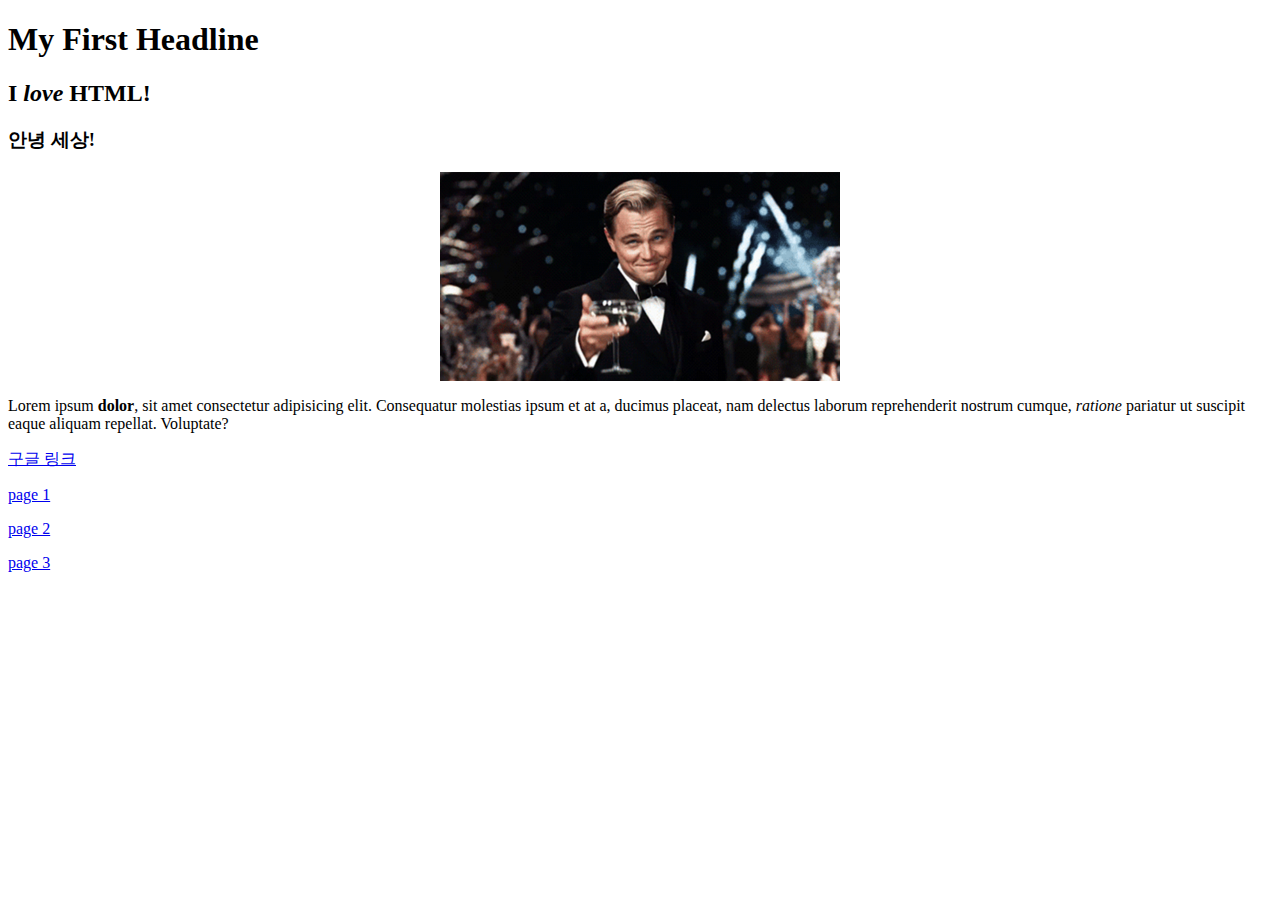
<file: 1. intro/index.html>
<!DOCTYPE html>

<html>
  <head>
    <title>My First Website</title>
    <meta charset="utf-8">
    <style>
      img {
        display: block;
        margin-left: auto;
        margin-right: auto;
      }
    </style>
  </head>

  <body>
    <h1>My <strong>First</strong> Headline</h1>
    <h2>I <i>love</i> HTML!</h2>
    <h3>안녕 세상!</h3>

    <img src="image/leonardo.jpg" width="400px">

    <p>Lorem ipsum <b>dolor</b>, sit amet consectetur adipisicing elit. 
      Consequatur molestias ipsum et at a, ducimus placeat, 
      nam delectus laborum reprehenderit nostrum cumque, 
      <i>ratione</i> pariatur ut suscipit eaque aliquam repellat. Voluptate?</p>
    
    <p><a href="https://www.google.com" target="_blank">구글 링크</a></p>
    <p><a href="folder1/page1.html">page 1</a></p>
    <p><a href="folder1/folder2/page2.html">page 2</a></p>
    <p><a href="folder1/folder2/page3.html">page 3</a></p>
  </body>
</html>
</file>
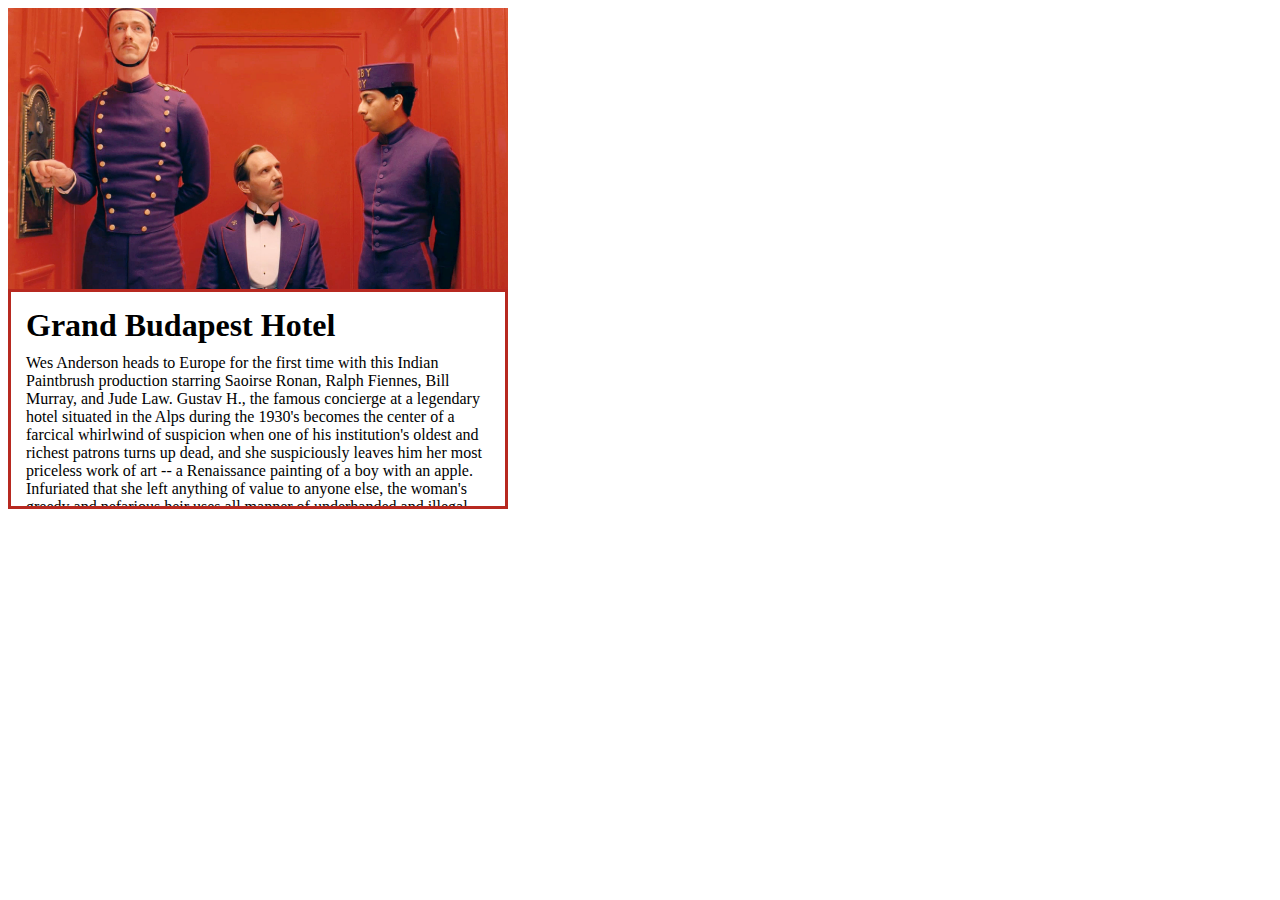
<file: 4.1 Grand Budapest Hotel/index.html>
<!DOCTYPE html>
<html>
<head>
  <title>Overflow</title>
  <meta charset="utf-8">
  <link rel="stylesheet" href="css/styles.css">
</head>
    
<body>
  <div class="container">
    <img src="images/grand_budapest_hotel.jpg">
    <div class="info">
      <h1>Grand Budapest Hotel</h1>
      <p>Wes Anderson heads to Europe for the first time with this Indian Paintbrush production starring Saoirse Ronan, Ralph Fiennes, Bill Murray, and Jude Law. Gustav H., the famous concierge at a legendary hotel situated in the Alps during the 1930's becomes the center of a farcical whirlwind of suspicion when one of his institution's oldest and richest patrons turns up dead, and she suspiciously leaves him her most priceless work of art -- a Renaissance painting of a boy with an apple. Infuriated that she left anything of value to anyone else, the woman's greedy and nefarious heir uses all manner of underhanded and illegal tactics to pin her death on Gustav and to silence anyone who questions his objective of inheriting every penny of her estate, leaving Gustav's trusted lobby boy Zero to clear Gustav's name and prove that the grand lady's killer is none other than her own son. ~ Jeremy Wheeler, Rovi</p>
    </div>
  </div>
</body>
</html>
</file>
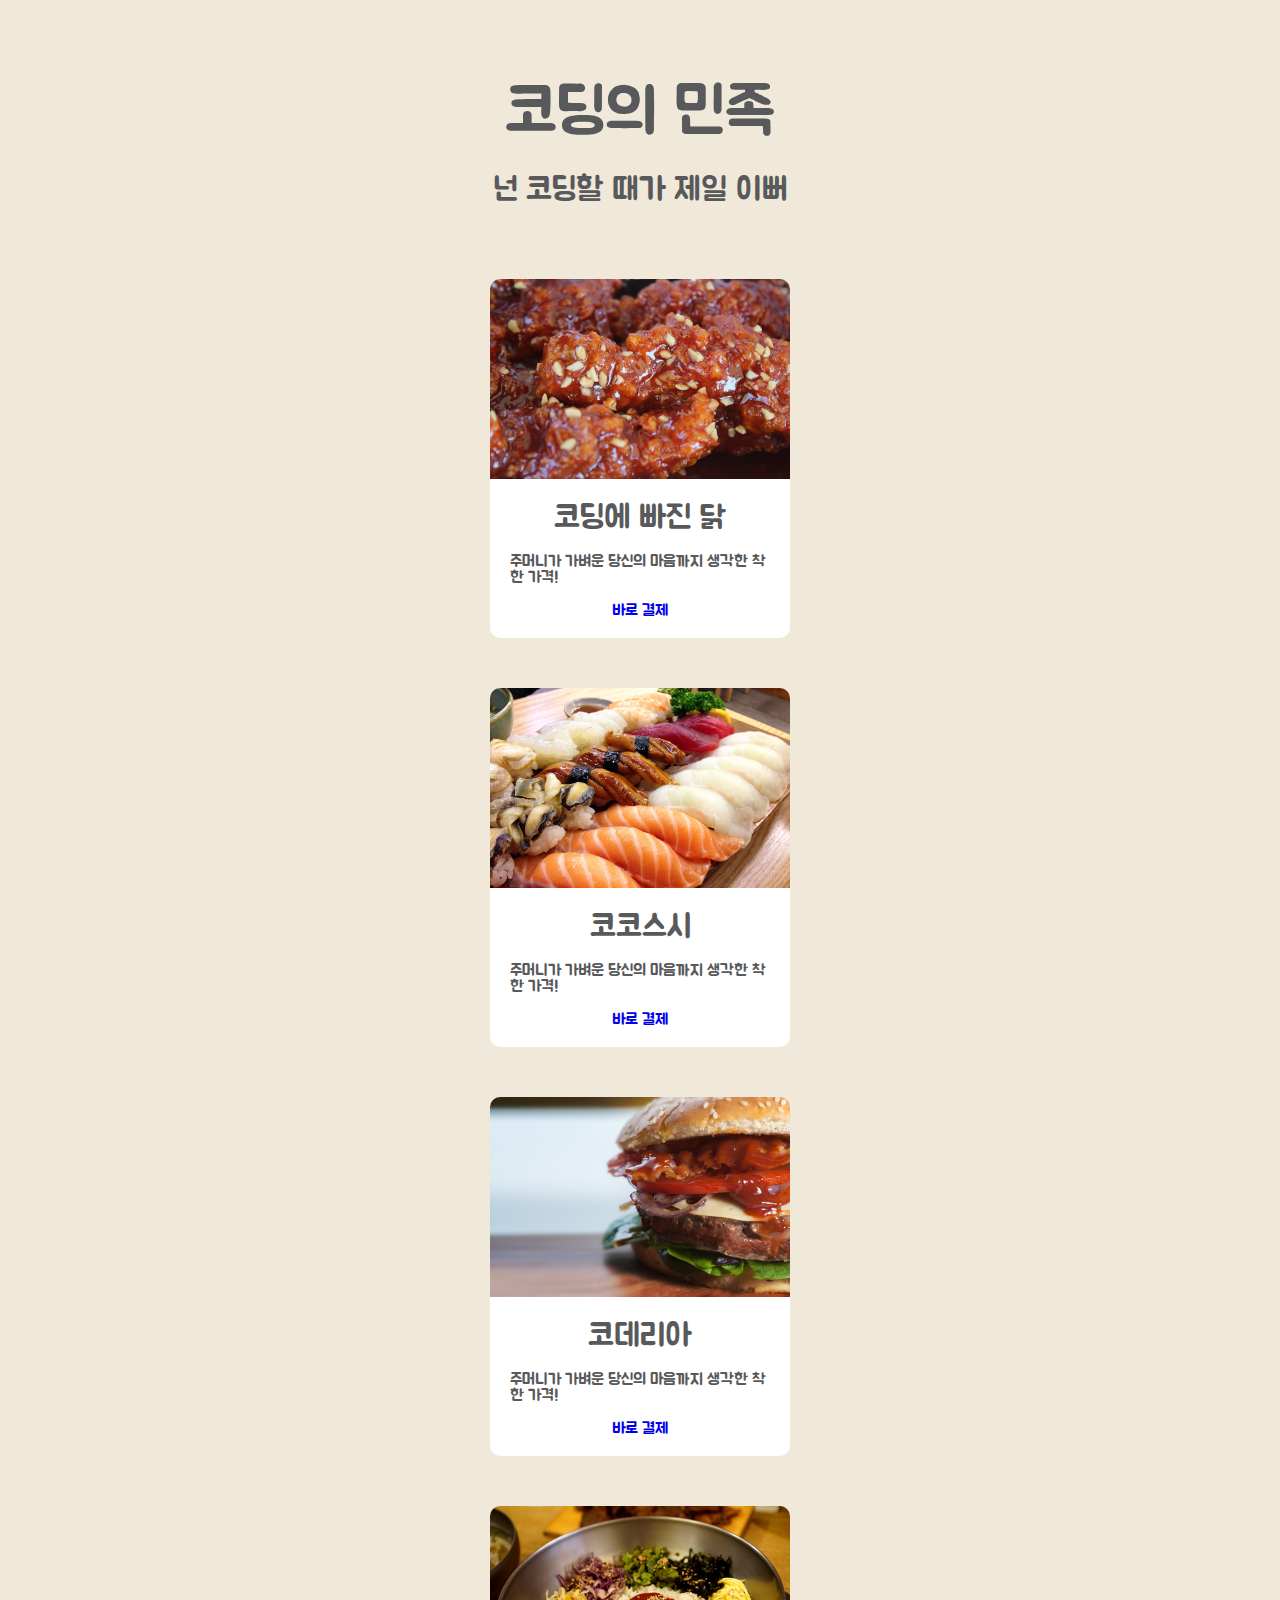
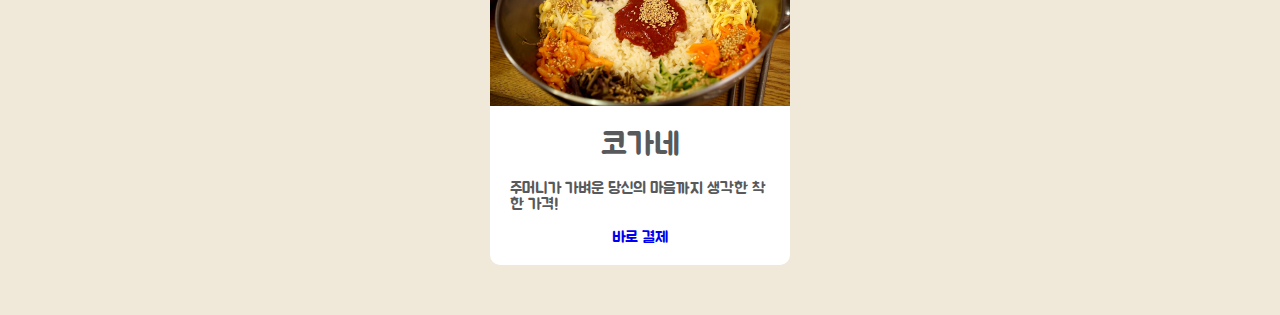
<file: 4.4 Coding People/index.html>
<!DOCTYPE html>
<html>
<head>
  <title>코딩의 민족</title>
  <meta charset="utf-8">
  <link rel="stylesheet" href="css/styles.css">
</head>
<body>
  <div class="headline">
    <h1>코딩의 민족</h1>
    <h2>넌 코딩할 때가 제일 이뻐</h2>
  </div>
  <div class="menu" id="chicken">
    <div class="frame">
      <img src="images/chicken.jpg">
    </div>
    <div class="contents">
      <h2>코딩에 빠진 닭</h2>
      <p>주머니가 가벼운 당신의 마음까지 생각한 착한 가격!</p>
      <a href="#">바로 결제</a>
    </div>
  </div>
  <div class="menu" id="sushi">
    <div class="frame">
      <img src="images/sushi.jpg">
    </div>
    <div class="contents">
      <h2>코코스시</h2>
      <p>주머니가 가벼운 당신의 마음까지 생각한 착한 가격!</p>
      <a href="#">바로 결제</a>
    </div>
  </div>
  <div class="menu" id="burger">
    <div class="frame">
      <img src="images/burger.jpg">
    </div>
    <div class="contents">
      <h2>코데리아</h2>
      <p>주머니가 가벼운 당신의 마음까지 생각한 착한 가격!</p>
      <a href="#">바로 결제</a>
    </div>
  </div>
  <div class="menu" id="bibimbap">
    <div class="frame">
      <img src="images/bibimbap.jpg">
    </div>
    <div class="contents">
      <h2>코가네</h2>
      <p>주머니가 가벼운 당신의 마음까지 생각한 착한 가격!</p>
      <a href="#">바로 결제</a>
    </div>
  </div>
</body>
</html>
</file>
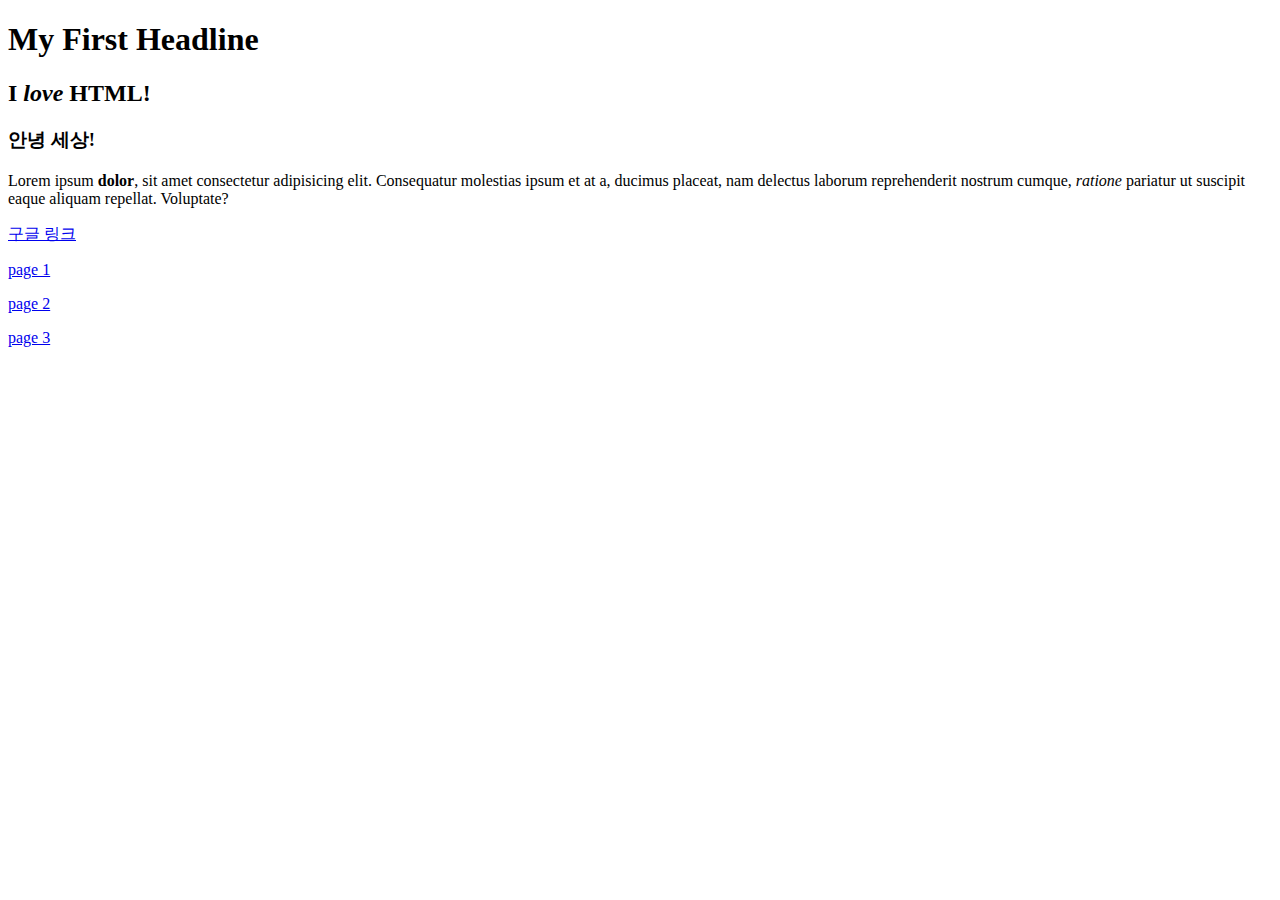
<file: intro/index.html>
<!DOCTYPE html>

<html>
  <head>
    <title>My First Website</title>
    <meta charset="utf-8">
  </head>

  <body>
    <h1>My <strong>First</strong> Headline</h1>
    <h2>I <i>love</i> HTML!</h2>
    <h3>안녕 세상!</h3>

    <p>Lorem ipsum <b>dolor</b>, sit amet consectetur adipisicing elit. 
      Consequatur molestias ipsum et at a, ducimus placeat, 
      nam delectus laborum reprehenderit nostrum cumque, 
      <i>ratione</i> pariatur ut suscipit eaque aliquam repellat. Voluptate?</p>
    
    <p><a href="https://www.google.com" target="_blank">구글 링크</a></p>
    <p><a href="folder1/page1.html">page 1</a></p>
    <p><a href="folder1/folder2/page2.html">page 2</a></p>
    <p><a href="folder1/folder2/page3.html">page 3</a></p>
  </body>
</html>
</file>
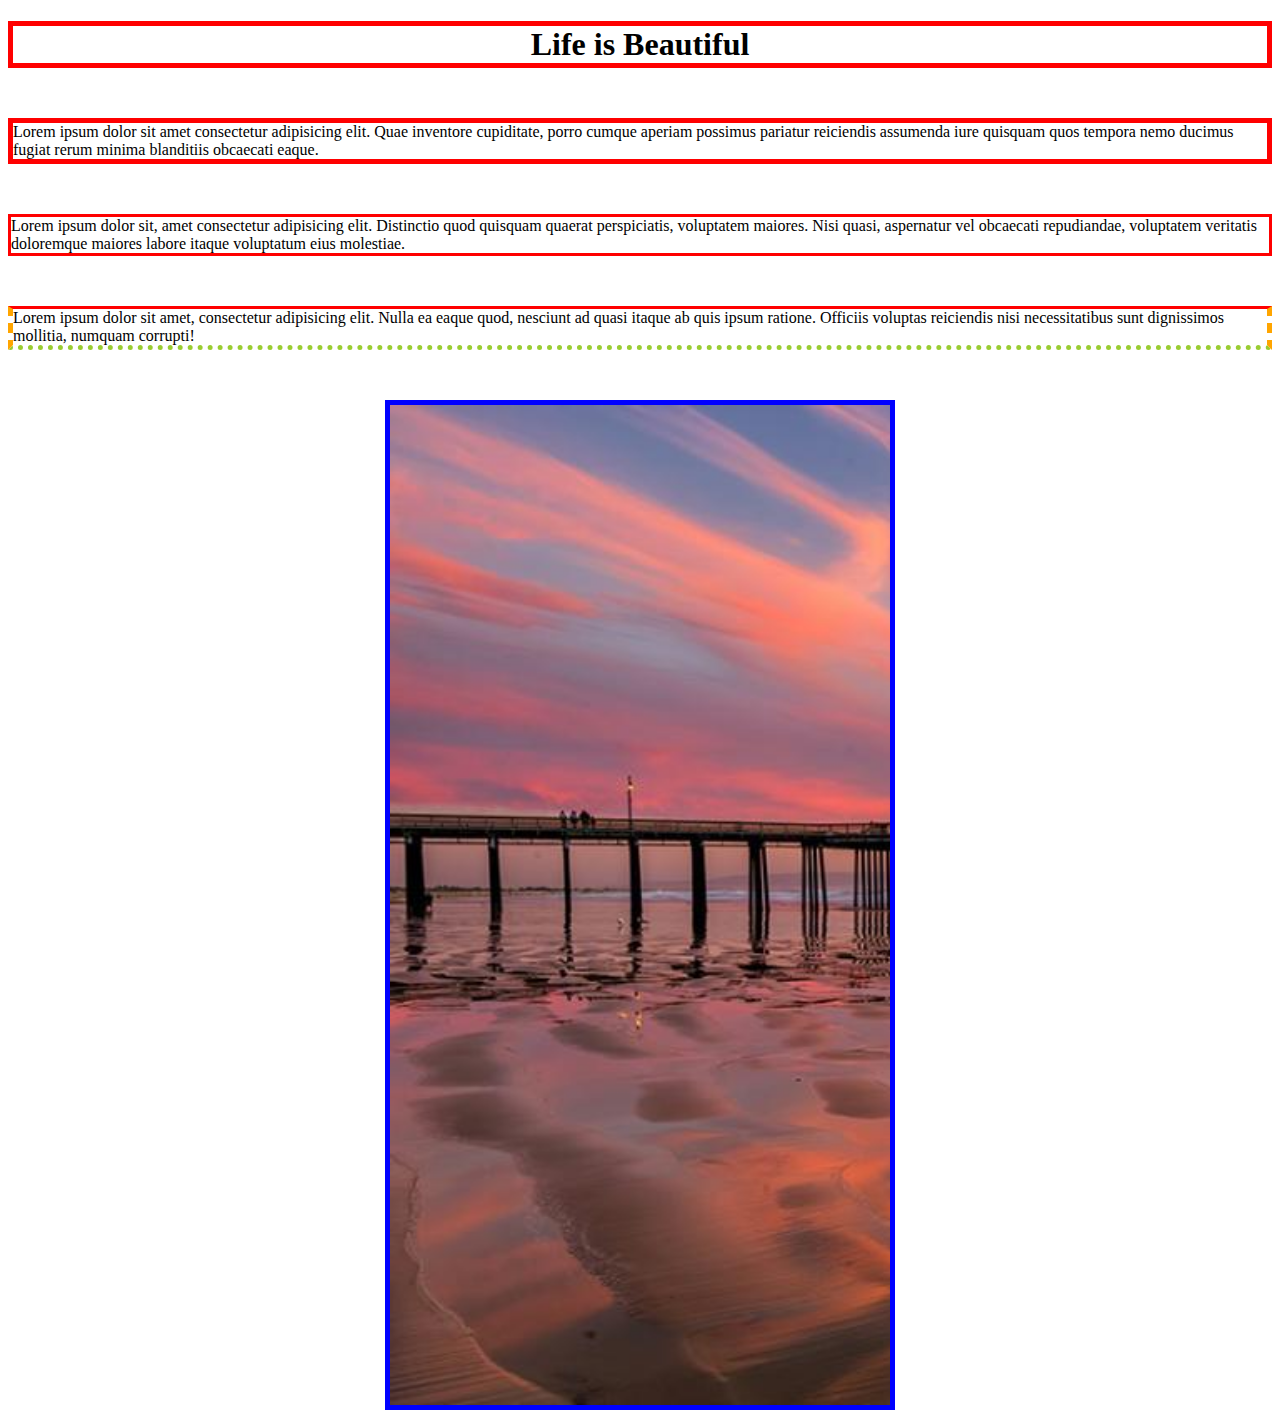
<file: 4. box model/box_model.html>
<!DOCTYPE html>
<html>
<head>
  <meta charset="UTF-8">
  <title>Document</title>
  <style>
    h1 {
      text-align: center;
      border: 5px solid red;
    }

    p {
      margin: 50px auto;
    }

    #p1 {
      border: 5px solid red;
    }

    #p2 {
      border-style: solid;
      border-width: 3px;
      border-color: red;
    }

    #p3 {
      border-top: 3px solid red;
      border-left: 5px dashed orange;
      border-right: 5px dashed orange;
      border-bottom: 5px dotted yellowgreen;
    }

    .background {
      margin: auto;
      width: 500px;
      height: 1000px;
      border: 5px solid blue;
      background-image: url("./image.jpg");
      background-repeat: no-repeat;
      background-size: cover;
    }

  </style>
</head>
<body>
  <h1>Life is Beautiful</h1>
  <p id='p1'>Lorem ipsum dolor sit amet consectetur adipisicing elit. Quae inventore cupiditate, porro cumque aperiam possimus pariatur reiciendis assumenda iure quisquam quos tempora nemo ducimus fugiat rerum minima blanditiis obcaecati eaque.</p>
  <p id='p2'>Lorem ipsum dolor sit, amet consectetur adipisicing elit. Distinctio quod quisquam quaerat perspiciatis, voluptatem maiores. Nisi quasi, aspernatur vel obcaecati repudiandae, voluptatem veritatis doloremque maiores labore itaque voluptatum eius molestiae.</p>
  <p id='p3'>Lorem ipsum dolor sit amet, consectetur adipisicing elit. Nulla ea eaque quod, nesciunt ad quasi itaque ab quis ipsum ratione. Officiis voluptas reiciendis nisi necessitatibus sunt dignissimos mollitia, numquam corrupti!</p>
  <div class='background'></div>
</body>
</html>
</file>
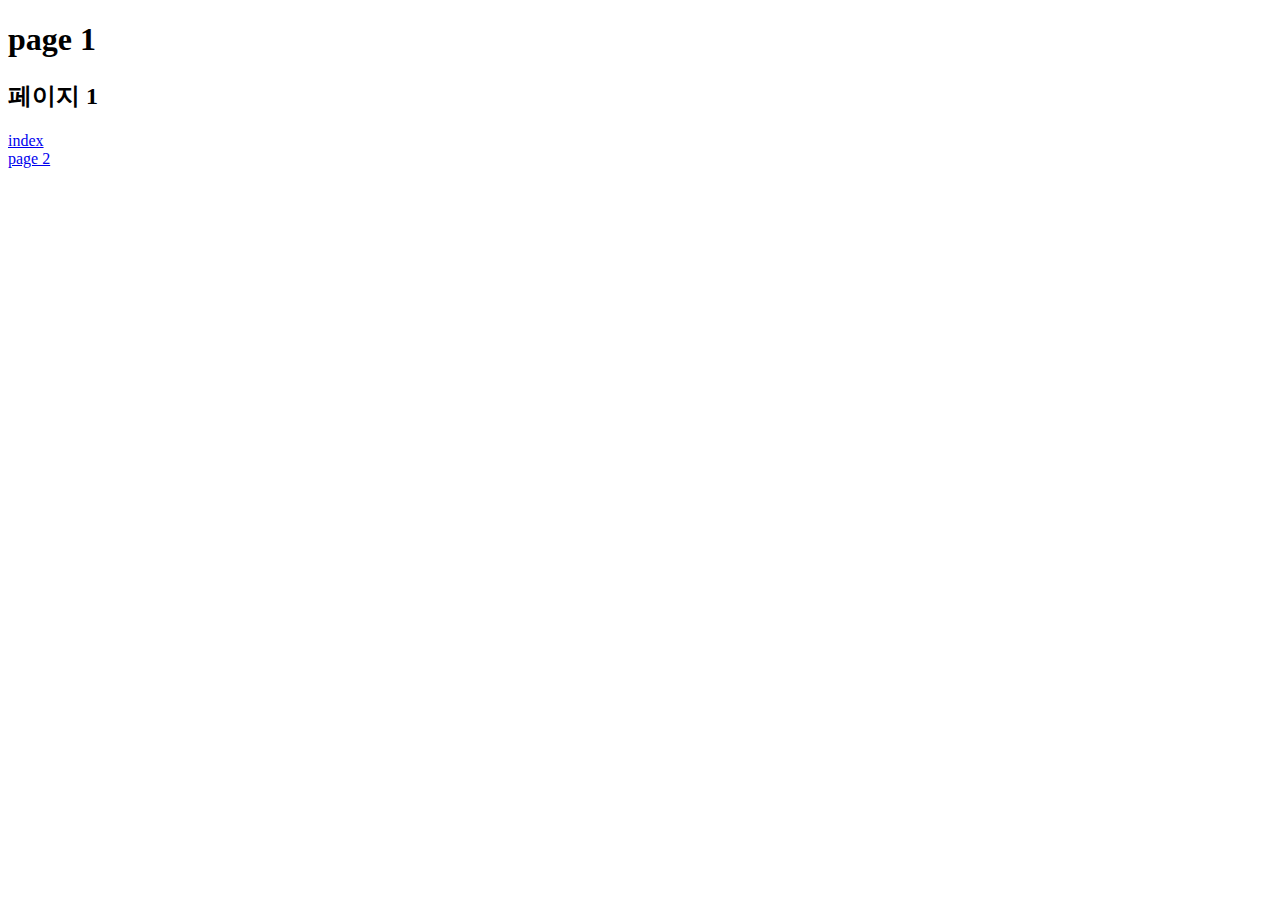
<file: 1. intro/folder1/page1.html>
<!DOCTYPE html>
<html>
<head>
  <meta charset="UTF-8">
  <title>Document</title>
</head>
<body>
  <h1>page 1</h1>
  <h2>페이지 1</h2> 
  <a href="../index.html">index</a>
  <br>
  <a href="folder2/page2.html">page 2</a>
</body>
</html>
</file>
<file: 4.1 Grand Budapest Hotel/css/styles.css>
* {
  box-sizing: border-box;
}

.container {
  width: 500px;
  height: 500px;
}

.info {
  height: 220px;
  border: 3px solid #B72920;
  overflow: scroll;
  padding: 15px;
}

img {
  width: 100%;
  display: block;
}

h1 {
  margin: 0;
  margin-bottom: 10px;
}

p {
  margin: 0;
}
</file>
<file: 4.4 Coding People/css/styles.css>
* {
  box-sizing: border-box;
}

body {
  text-align: center;
  background-color: #F0E8D9;
}

.headline {
  margin: 75px 0px;
}

.headline h1 {
  margin-bottom: 30px;
}

.menu {
  display: block;
  margin-left: auto;
  margin-right: auto;
  margin-bottom: 50px;
  width: 300px;
  border-radius: 10px;
  /* 원래 이미지 모서리는 둥글지 않아서 일일이 지정해줬음
  또 다른 방법으로 여기 div 태그에 overflow: hidden 추가
  그러면 넘치는 부분 알아서 짤림 */
  background-color: white;
}

.menu .frame {
  height: 200px;
}

.menu .frame img {
  width: 100%;
  border-radius: 10px 10px 0px 0px;
}

.menu .contents {
  margin: 0px;
  padding: 20px;
}

.menu .contents h2 {
  margin-top: 0px;
  margin-bottom: 20px;
}

.menu .contents p {
  text-align: left;
  margin-top: 0px;
  margin-bottom: 16px;
}

.menu .contents a {
  text-align: center;
}

@font-face {
  src: url("../fonts/BMJUA_otf.otf");
  font-family: "BMJUA";
}
h1 {
  font-size: 64px;
  font-weight: normal;
  font-family: "BMJUA";
  color: #58595B;
}
h2 {
  font-size: 32px;
  font-weight: normal;
  font-family: "BMJUA";
  color: #58595B;
}
p {
  font-size: 16px;
  font-family: "BMJUA";
  color: #58595B;
}
a {
  font-size: 16px;
  font-family: "BMJUA";
  color: #0000EE;
  text-decoration: none;
}
</file>
